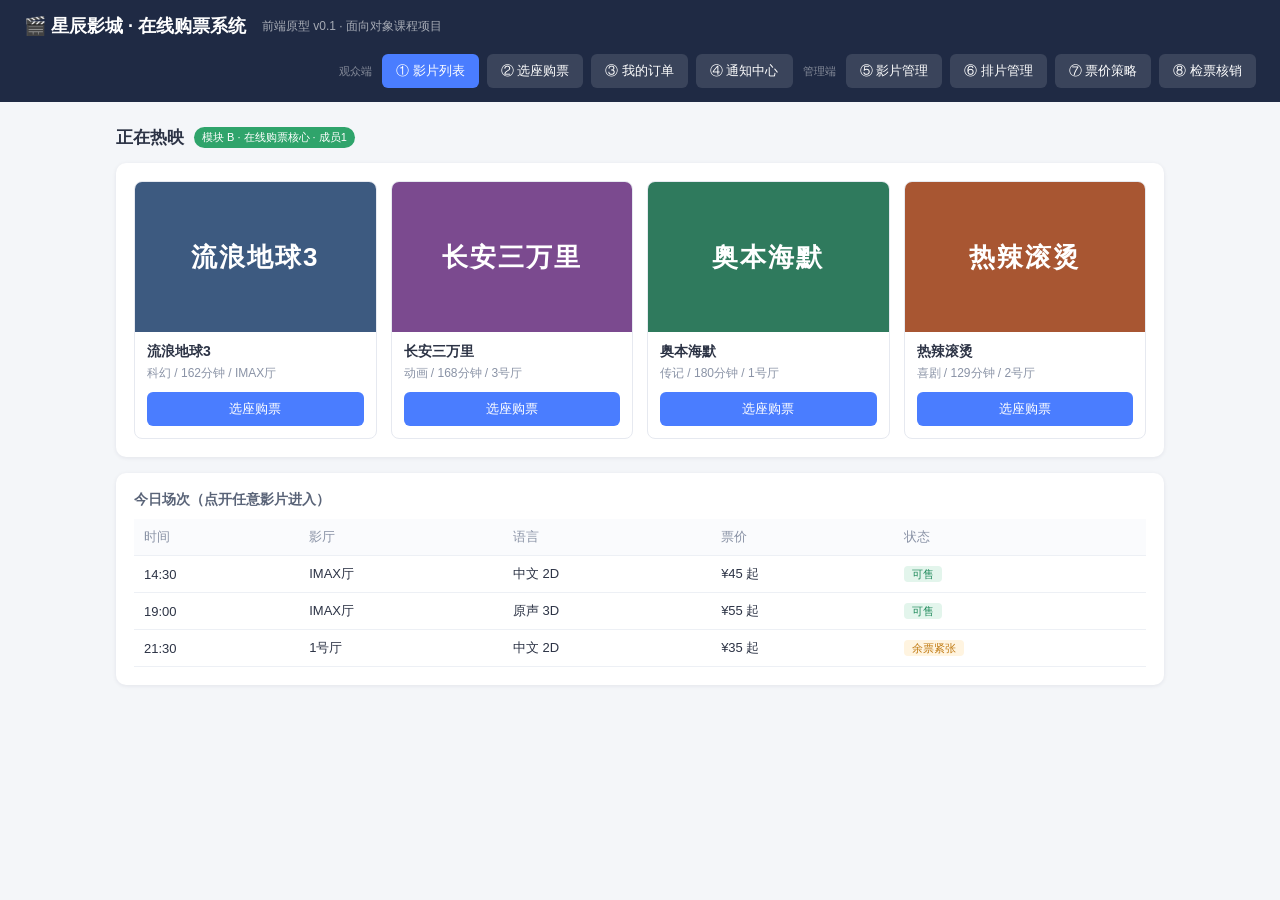
<file: 电影票购票系统-前端原型.html>
<!DOCTYPE html>
<html lang="zh-CN">
<head>
<meta charset="UTF-8">
<title>电影票购票系统 · 前端原型 v0.1</title>
<style>
  * { box-sizing: border-box; margin: 0; padding: 0; }
  body { font-family: "Microsoft YaHei", "PingFang SC", sans-serif; background: #f4f6f9; color: #2c3345; }
  header { background: #1f2a44; color: #fff; padding: 14px 24px; display: flex; align-items: center; gap: 16px; flex-wrap: wrap; }
  header h1 { font-size: 18px; font-weight: 600; }
  header .ver { font-size: 12px; opacity: .6; }
  nav { margin-left: auto; display: flex; gap: 8px; flex-wrap: wrap; }
  nav button { background: rgba(255,255,255,.12); color: #fff; border: none; padding: 8px 14px; border-radius: 6px; cursor: pointer; font-size: 13px; }
  nav button.active { background: #4a7dff; }
  .navgroup { font-size: 11px; color: rgba(255,255,255,.45); align-self: center; padding: 0 2px; }
  main { max-width: 1080px; margin: 24px auto; padding: 0 16px; }
  section.page { display: none; }
  section.page.active { display: block; }
  .page-head { display: flex; align-items: center; gap: 10px; margin-bottom: 14px; flex-wrap: wrap; }
  .page-head h2 { font-size: 17px; }
  .badge { font-size: 11px; padding: 3px 8px; border-radius: 20px; color: #fff; }
  .badge.a { background: #4a7dff; } .badge.b { background: #2fa46b; } .badge.c { background: #e8862c; }
  .card { background: #fff; border-radius: 10px; padding: 18px; box-shadow: 0 1px 4px rgba(20,30,60,.08); margin-bottom: 16px; }
  .card h3 { font-size: 14px; margin-bottom: 10px; color: #5a6478; font-weight: 600; }
  .grid-movies { display: grid; grid-template-columns: repeat(4, 1fr); gap: 14px; }
  .movie { border: 1px solid #e6e9f0; border-radius: 8px; overflow: hidden; }
  .poster { height: 150px; display: flex; align-items: center; justify-content: center; color: #fff; font-size: 26px; font-weight: 700; letter-spacing: 2px; }
  .movie .info { padding: 10px 12px; }
  .movie .info b { font-size: 14px; }
  .movie .info p { font-size: 12px; color: #8a93a6; margin-top: 4px; }
  .movie button { width: calc(100% - 24px); margin: 0 12px 12px; padding: 8px; border: none; border-radius: 6px; background: #4a7dff; color: #fff; cursor: pointer; }
  table { width: 100%; border-collapse: collapse; font-size: 13px; }
  th, td { padding: 9px 10px; border-bottom: 1px solid #edf0f5; text-align: left; }
  th { color: #8a93a6; font-weight: 500; background: #fafbfd; }
  .tag { font-size: 11px; padding: 2px 8px; border-radius: 4px; }
  .tag.paid { background: #e3f5ec; color: #1f8a5b; } .tag.unpaid { background: #fff4e0; color: #c07a12; }
  .tag.refund { background: #fdeaea; color: #c0392b; }
  .tag.used { background: #e8ecf5; color: #5a6478; }
  .btn { border: none; border-radius: 6px; padding: 7px 14px; cursor: pointer; font-size: 13px; }
  .btn.small { padding: 4px 10px; font-size: 12px; }
  .btn.primary { background: #4a7dff; color: #fff; }
  .btn.danger { background: #fff; color: #c0392b; border: 1px solid #e5b4ae; }
  .btn:disabled { background: #c8cede; cursor: not-allowed; }
  /* 座位图 */
  .screen { text-align: center; color: #b7bfd0; font-size: 12px; margin-bottom: 6px; }
  .screen-line { height: 4px; width: 70%; margin: 0 auto 18px; background: linear-gradient(#dfe4ee, #f4f6f9); border-radius: 50%; }
  #seatMap { display: grid; grid-template-columns: repeat(10, 34px); gap: 8px; justify-content: center; }
  .seat { width: 34px; height: 30px; border-radius: 6px 6px 3px 3px; border: 1px solid #cfd6e4; background: #fff; cursor: pointer; font-size: 10px; color: #9aa3b5; }
  .seat:hover { border-color: #4a7dff; }
  .seat.selected { background: #2fa46b; border-color: #2fa46b; color: #fff; }
  .seat.locked  { background: #f0ad4e; border-color: #f0ad4e; color: #fff; cursor: not-allowed; }
  .seat.sold    { background: #d9534f; border-color: #d9534f; color: #fff; cursor: not-allowed; }
  .legend { display: flex; gap: 18px; justify-content: center; margin-top: 14px; font-size: 12px; color: #8a93a6; }
  .legend i { display: inline-block; width: 14px; height: 12px; border-radius: 3px; margin-right: 5px; vertical-align: -1px; }
  .paybar { display: flex; align-items: center; gap: 16px; margin-top: 16px; justify-content: center; }
  .timer { font-size: 18px; font-weight: 700; color: #e8862c; min-width: 60px; }
  .tips { font-size: 12px; color: #8a93a6; background: #f6f8fc; border-left: 3px solid #4a7dff; padding: 8px 12px; border-radius: 4px; margin-top: 12px; line-height: 1.7; }
  /* 策略 */
  .strategies { display: grid; grid-template-columns: repeat(3, 1fr); gap: 12px; }
  .strategy { border: 2px solid #e6e9f0; border-radius: 8px; padding: 14px; cursor: pointer; }
  .strategy.on { border-color: #4a7dff; background: #f5f8ff; }
  .strategy b { display: block; margin-bottom: 6px; font-size: 14px; }
  .strategy span { font-size: 12px; color: #8a93a6; line-height: 1.6; display: block; }
  /* 通知 */
  .notice { border-left: 3px solid #2fa46b; background: #f7fbf9; padding: 10px 14px; border-radius: 4px; margin-bottom: 10px; font-size: 13px; }
  .notice b { display: block; margin-bottom: 3px; }
  .notice time { font-size: 11px; color: #a0a8ba; }
  #toast { position: fixed; left: 50%; bottom: 40px; transform: translateX(-50%); background: #1f2a44; color: #fff; padding: 10px 20px; border-radius: 8px; font-size: 13px; opacity: 0; transition: .3s; pointer-events: none; }
  #toast.show { opacity: .95; }
</style>
</head>
<body>

<header>
  <h1>🎬 星辰影城 · 在线购票系统</h1><span class="ver">前端原型 v0.1 · 面向对象课程项目</span>
  <nav>
    <span class="navgroup">观众端</span>
    <button data-p="p1" class="active">① 影片列表</button>
    <button data-p="p2">② 选座购票</button>
    <button data-p="p3">③ 我的订单</button>
    <button data-p="p6">④ 通知中心</button>
    <span class="navgroup">管理端</span>
    <button data-p="p7">⑤ 影片管理</button>
    <button data-p="p4">⑥ 排片管理</button>
    <button data-p="p5">⑦ 票价策略</button>
    <button data-p="p8">⑧ 检票核销</button>
  </nav>
</header>

<main>

<!-- ① 影片列表 · 模块B -->
<section class="page active" id="p1">
  <div class="page-head"><h2>正在热映</h2><span class="badge b">模块 B · 在线购票核心 · 成员1</span></div>
  <div class="card">
    <div class="grid-movies">
      <div class="movie"><div class="poster" style="background:#3d5a80">流浪地球3</div>
        <div class="info"><b>流浪地球3</b><p>科幻 / 162分钟 / IMAX厅</p></div>
        <button onclick="goto('p2')">选座购票</button></div>
      <div class="movie"><div class="poster" style="background:#7b4a8f">长安三万里</div>
        <div class="info"><b>长安三万里</b><p>动画 / 168分钟 / 3号厅</p></div>
        <button onclick="goto('p2')">选座购票</button></div>
      <div class="movie"><div class="poster" style="background:#2f7a5d">奥本海默</div>
        <div class="info"><b>奥本海默</b><p>传记 / 180分钟 / 1号厅</p></div>
        <button onclick="goto('p2')">选座购票</button></div>
      <div class="movie"><div class="poster" style="background:#a85632">热辣滚烫</div>
        <div class="info"><b>热辣滚烫</b><p>喜剧 / 129分钟 / 2号厅</p></div>
        <button onclick="goto('p2')">选座购票</button></div>
    </div>
  </div>
  <div class="card"><h3>今日场次（点开任意影片进入）</h3>
    <table><tr><th>时间</th><th>影厅</th><th>语言</th><th>票价</th><th>状态</th></tr>
      <tr><td>14:30</td><td>IMAX厅</td><td>中文 2D</td><td>¥45 起</td><td><span class="tag paid">可售</span></td></tr>
      <tr><td>19:00</td><td>IMAX厅</td><td>原声 3D</td><td>¥55 起</td><td><span class="tag paid">可售</span></td></tr>
      <tr><td>21:30</td><td>1号厅</td><td>中文 2D</td><td>¥35 起</td><td><span class="tag unpaid">余票紧张</span></td></tr>
    </table>
  </div>
</section>

<!-- ② 选座购票 · 模块B（核心页面） -->
<section class="page" id="p2">
  <div class="page-head"><h2>流浪地球3 · 今日 19:00 · IMAX厅</h2><span class="badge b">模块 B · 锁座并发核心 · 成员1</span></div>
  <div class="card">
    <div class="screen">银 幕</div><div class="screen-line"></div>
    <div id="seatMap"></div>
    <div class="legend">
      <span><i style="border:1px solid #cfd6e4"></i>可售</span>
      <span><i style="background:#2fa46b"></i>已选中</span>
      <span><i style="background:#f0ad4e"></i>他人锁定中</span>
      <span><i style="background:#d9534f"></i>已售</span>
    </div>
    <div class="paybar">
      <span>已选：<b id="picked">未选择</b></span>
      <span>合计：<b id="total" style="color:#e8862c">¥0</b></span>
      <span class="timer" id="timer">--:--</span>
      <label style="font-size:12px;color:#8a93a6"><input type="checkbox" id="fast"> 30秒演示模式（模拟锁定超时释放）</label>
      <button class="btn primary" id="payBtn" onclick="doPay()" disabled>模拟支付</button>
    </div>
    <div class="tips">💡 <b>答辩演示脚本：</b>本页面再开一个无痕窗口并排显示 → 窗口A选中 C5、C6 → 窗口B刷新看到座位变黄（并发锁生效）→ A 不支付，倒计时归零座位自动回灰（超时释放，延迟消息/定时任务落点）→ 重新选中并支付 → 红色已售。全程对应报告的状态机 + 乐观锁三层防线章节。</div>
  </div>
</section>

<!-- ③ 我的订单 · 模块C -->
<section class="page" id="p3">
  <div class="page-head"><h2>我的订单</h2><span class="badge c">模块 C · 订单售后与通知 · 成员3</span></div>
  <div class="card">
    <table id="orderTable">
      <tr><th>订单号</th><th>影片/场次</th><th>座位</th><th>金额</th><th>状态</th><th>操作</th></tr>
    </table>
    <p id="emptyOrder" style="color:#a0a8ba;font-size:13px;padding:10px">暂无订单，去「选座购票」下一单试试（支付成功后自动出现在这里）。</p>
  </div>
  <div class="tips" style="margin:0">💡 退票按钮触发：座位释放 + 状态机流转（已出票→已退票）+ 观察者广播通知（见⑥）。改签用命令模式实现，可撤销。</div>
</section>

<!-- ④ 排片管理 · 模块A -->
<section class="page" id="p4">
  <div class="page-head"><h2>排片管理（管理端）</h2><span class="badge a">模块 A · 排片与票价 · 成员2</span></div>
  <div class="card">
    <button class="btn primary" style="margin-bottom:10px" onclick="toast('演示原型：新增排片接口未接')">+ 新增排片</button>
    <table>
      <tr><th>影片</th><th>影厅</th><th>日期</th><th>场次</th><th>座位模板</th><th>操作</th></tr>
      <tr><td>流浪地球3</td><td>IMAX厅</td><td>11-16</td><td>19:00</td><td>10×5（分区计价）</td><td><button class="btn small danger">下架</button></td></tr>
      <tr><td>长安三万里</td><td>3号厅</td><td>11-16</td><td>15:40</td><td>8×6（统一价）</td><td><button class="btn small danger">下架</button></td></tr>
      <tr><td>奥本海默</td><td>1号厅</td><td>11-17</td><td>20:10</td><td>10×5（分区计价）</td><td><button class="btn small danger">下架</button></td></tr>
    </table>
  </div>
  <div class="tips" style="margin:0">💡 影厅座位模板用<b>工厂模式</b>按影厅类型生成（IMAX 10×5 分区 / 小厅 8×6 统一价）。</div>
</section>

<!-- ⑤ 影片管理 · 模块A -->
<section class="page" id="p7">
  <div class="page-head"><h2>影片管理（管理端）</h2><span class="badge a">模块 A · 排片与票价 · 成员2</span></div>
  <div class="card">
    <button class="btn primary" style="margin-bottom:10px" onclick="toast('演示原型：新增影片接口未接')">+ 上架新片</button>
    <table>
      <tr><th>影片</th><th>类型/时长</th><th>放映厅</th><th>状态</th><th>操作</th></tr>
      <tr><td>流浪地球3</td><td>科幻 / 162min</td><td>IMAX厅</td><td><span class="tag paid">上映中</span></td><td><button class="btn small danger">下架</button></td></tr>
      <tr><td>长安三万里</td><td>动画 / 168min</td><td>3号厅</td><td><span class="tag paid">上映中</span></td><td><button class="btn small danger">下架</button></td></tr>
      <tr><td>奥本海默</td><td>传记 / 180min</td><td>1号厅</td><td><span class="tag unpaid">待上映</span></td><td><button class="btn small primary">上映</button></td></tr>
    </table>
  </div>
  <div class="tips" style="margin:0">💡 影片/影厅/座位模板三张基础表归模块 A 维护，购票端只读——读写分离的权限边界就是用例图里两个 Actor 的依据。</div>
</section>

<!-- ⑧ 检票核销 · 模块C -->
<section class="page" id="p8">
  <div class="page-head"><h2>检票核销（管理端 · 检票员）</h2><span class="badge c">模块 C · 订单状态机闭环 · 成员3</span></div>
  <div class="card">
    <p id="emptyCheckin" style="color:#a0a8ba;font-size:13px;padding:10px">暂无待检票订单（订单页已预置一张 NO1001 可直接核销）。</p>
    <table id="checkinTable"></table>
  </div>
  <div class="tips" style="margin:0">💡 核销把订单推入终态：待支付 → 已出票 → <b>已检票</b> / 已退票。票据生命周期从此闭环，答辩讲状态图时这就是"完整状态机"的证据。</div>
</section>

<!-- ⑤ 票价策略 · 模块A -->
<section class="page" id="p5">
  <div class="page-head"><h2>票价策略配置</h2><span class="badge a">模块 A · 策略模式落点 · 成员2</span></div>
  <div class="card">
    <div class="strategies">
      <div class="strategy on" onclick="setStrategy(this,0)"><b>普通日 · 全场原价</b><span>边排 ¥35 / 中间排 ¥45<br>不叠加任何折扣</span></div>
      <div class="strategy" onclick="setStrategy(this,1)"><b>会员日 · 全场 8 折</b><span>统一折扣系数 0.8<br>每周三生效</span></div>
      <div class="strategy" onclick="setStrategy(this,2)"><b>分区计价 · 黄金区上浮</b><span>中间 4 排为黄金区<br>¥45 → ¥55，其余不变</span></div>
    </div>
    <h3 style="margin-top:14px">价格实时预览（回到②选座可见新价格）</h3>
    <table>
      <tr><th>座位区</th><th>当前策略</th><th>票价</th></tr>
      <tr><td>边排（A/B/E 排）</td><td id="sa">普通日 · 原价</td><td id="pa">¥35</td></tr>
      <tr><td>中间排（C/D 排）</td><td id="sb">普通日 · 原价</td><td id="pb">¥45</td></tr>
    </table>
  </div>
  <div class="tips" style="margin:0">💡 三种策略可运行时切换、互不影响——这是<b>策略模式</b>的活演示：新增"节假日价"只需加一个策略类，不改旧代码（开闭原则的答辩素材）。</div>
</section>

<!-- ⑥ 通知中心 · 模块C -->
<section class="page" id="p6">
  <div class="page-head"><h2>通知中心</h2><span class="badge c">模块 C · 观察者模式落点 · 成员3</span></div>
  <div class="card" id="noticeList">
    <div class="notice"><b>🎉 欢迎使用</b>出票、退票、候补递补成功时，通知会出现在这里。<time>系统消息</time></div>
  </div>
  <div class="tips" style="margin:0">💡 下游订阅者：站内通知 / 短信 / 大屏，用<b>观察者模式</b>广播，新增一个通知渠道 = 新增一个订阅者类，不改业务代码。</div>
</section>

</main>
<div id="toast"></div>

<script>
/* ---------------- 导航 ---------------- */
document.querySelectorAll('nav button').forEach(b => b.onclick = () => goto(b.dataset.p));
function goto(id){
  document.querySelectorAll('nav button').forEach(b => b.classList.toggle('active', b.dataset.p === id));
  document.querySelectorAll('section.page').forEach(s => s.classList.toggle('active', s.id === id));
}

/* ---------------- 模块B：座位/锁座/支付 ---------------- */
const ROWS = ['A','B','C','D','E'], COLS = 10;
const MID = ['C','D'];                      // 中间排（分区计价演示）
let seats = [], selected = new Set(), timer = null, remain = 0, strategy = 0, orderSeq = 1001;
const PRE_LOCKED = ['C4','B6'], PRE_SOLD = ['D7','A3','E2'];   // 预置演示状态

function basePrice(r){ return MID.includes(r) ? 45 : 35; }
function price(r){
  if (strategy === 1) return +(basePrice(r) * 0.8).toFixed(0);      // 会员日 8 折
  if (strategy === 2) return MID.includes(r) ? 55 : 35;             // 黄金区上浮
  return basePrice(r);
}
function initSeats(){
  seats = [];
  ROWS.forEach(r => { for (let c = 1; c <= COLS; c++){
    const id = r + c;
    seats.push({ id, row:r, status: PRE_LOCKED.includes(id) ? 'locked' : PRE_SOLD.includes(id) ? 'sold' : 'free' });
  }});
}
function renderSeats(){
  const m = document.getElementById('seatMap'); m.innerHTML = '';
  seats.forEach(s => {
    const b = document.createElement('button');
    b.className = 'seat ' + (selected.has(s.id) ? 'selected' : s.status);
    b.textContent = s.id;
    b.title = '¥' + price(s.row);
    if (s.status === 'free' || selected.has(s.id))
      b.onclick = () => toggleSeat(s.id);
    m.appendChild(b);
  });
  const list = [...selected].sort();
  document.getElementById('picked').textContent = list.length ? list.join('、') : '未选择';
  document.getElementById('total').textContent = '¥' +
    list.reduce((t,id) => t + price(seats.find(s=>s.id===id).row), 0);
  document.getElementById('payBtn').disabled = !list.length;
}
function toggleSeat(id){
  const s = seats.find(x => x.id === id);
  if (selected.has(id)) { selected.delete(id); }
  else if (s.status === 'free') { selected.add(id); startTimer(); }
  renderSeats();
}
function startTimer(){
  if (timer) return;
  remain = document.getElementById('fast').checked ? 30 : 900;    // 正式15分钟，演示30秒
  timer = setInterval(() => {
    remain--;
    const t = document.getElementById('timer');
    t.textContent = String(Math.floor(remain/60)).padStart(2,'0') + ':' + String(remain%60).padStart(2,'0');
    if (remain <= 0){                                             // 锁定超时 → 释放
      clearInterval(timer); timer = null; selected.clear();
      t.textContent = '--:--';
      toast('⏰ 锁定超时，座位已自动释放（观察者已广播）');
      renderSeats();
    }
  }, 1000);
}
function doPay(){
  if (!selected.size) return;
  clearInterval(timer); timer = null;
  const list = [...selected].sort();
  const total = list.reduce((t,id) => t + price(seats.find(s=>s.id===id).row), 0);
  list.forEach(id => seats.find(s => s.id === id).status = 'sold');
  const o = { id:'NO' + orderSeq++, seats:list.join('、'), total, status:'已出票' };
  orders.unshift(o); renderOrders();
  notify('🎟️ 出票成功', `订单 ${o.id} · ${o.seats} · ¥${o.total}（观察者 → 站内/短信/大屏）`);
  selected.clear();
  document.getElementById('timer').textContent = '--:--';
  renderSeats();
  toast('✅ 模拟支付成功，已出票');
}

/* ---------------- 模块C：订单/退票/通知 ---------------- */
let orders = [{ id: 'NO1001', seats: 'D7', total: 45, status: '已出票' }];
function renderOrders(){
  const tb = document.getElementById('orderTable');
  tb.innerHTML = '<tr><th>订单号</th><th>影片/场次</th><th>座位</th><th>金额</th><th>状态</th><th>操作</th></tr>';
  document.getElementById('emptyOrder').style.display = orders.length ? 'none' : 'block';
  orders.forEach(o => {
    const tr = document.createElement('tr');
    const cls = o.status === '已出票' ? 'paid' : o.status === '已检票' ? 'used' : 'refund';
    tr.innerHTML = `<td>${o.id}</td><td>流浪地球3 · 19:00</td><td>${o.seats}</td><td>¥${o.total}</td>
      <td><span class="tag ${cls}">${o.status}</span></td>
      <td>${o.status === '已出票' ? `<button class="btn small danger" onclick="refund('${o.id}')">退票</button>` : '-'}</td>`;
    tb.appendChild(tr);
  });
  renderCheckin();
}
function renderCheckin(){
  const tb = document.getElementById('checkinTable');
  tb.innerHTML = '<tr><th>订单号</th><th>影片/场次</th><th>座位</th><th>状态</th><th>操作</th></tr>';
  const list = orders.filter(o => o.status === '已出票');
  document.getElementById('emptyCheckin').style.display = list.length ? 'none' : 'block';
  list.forEach(o => {
    const tr = document.createElement('tr');
    tr.innerHTML = `<td>${o.id}</td><td>流浪地球3 · 19:00</td><td>${o.seats}</td>
      <td><span class="tag paid">已出票 · 待入场</span></td>
      <td><button class="btn small primary" onclick="doCheckin('${o.id}')">核销入场</button></td>`;
    tb.appendChild(tr);
  });
}
function doCheckin(id){
  const o = orders.find(x => x.id === id);
  o.status = '已检票';
  renderOrders();
  notify('🎫 检票通过', `订单 ${id} 核销成功，状态流转：已出票 → 已检票（票据生命周期闭环）`);
  toast('✅ 验票通过，欢迎入场');
}
function refund(id){
  const o = orders.find(x => x.id === id);
  o.status = '已退票';
  o.seats.split('、').forEach(sid => { const s = seats.find(x => x.id === sid); if (s) s.status = 'free'; });
  renderOrders(); renderSeats();
  notify('↩️ 退票成功', `订单 ${id} 已退款，座位已释放；候补队列第 1 位已收到递补通知`);
  toast('退票成功（命令模式：30分钟内可撤销）');
}
function notify(title, text){
  const n = document.createElement('div');
  n.className = 'notice';
  n.innerHTML = `<b>${title}</b>${text}<time>刚刚</time>`;
  document.getElementById('noticeList').prepend(n);
}

/* ---------------- 模块A：策略 ---------------- */
function setStrategy(el, idx){
  document.querySelectorAll('.strategy').forEach(s => s.classList.remove('on'));
  el.classList.add('on'); strategy = idx;
  const names = ['普通日 · 原价', '会员日 · 8折', '分区计价 · 黄金区上浮'];
  document.getElementById('sa').textContent = names[idx];
  document.getElementById('sb').textContent = names[idx];
  document.getElementById('pa').textContent = '¥' + price('A');
  document.getElementById('pb').textContent = '¥' + price('C');
  renderSeats();
  toast('策略已切换（运行时热切换，旧代码零修改）');
}

/* ---------------- toast ---------------- */
let toastTimer;
function toast(msg){
  const t = document.getElementById('toast');
  t.textContent = msg; t.classList.add('show');
  clearTimeout(toastTimer); toastTimer = setTimeout(() => t.classList.remove('show'), 2600);
}

initSeats(); renderSeats(); renderOrders();
</script>
</body>
</html>
</file>
